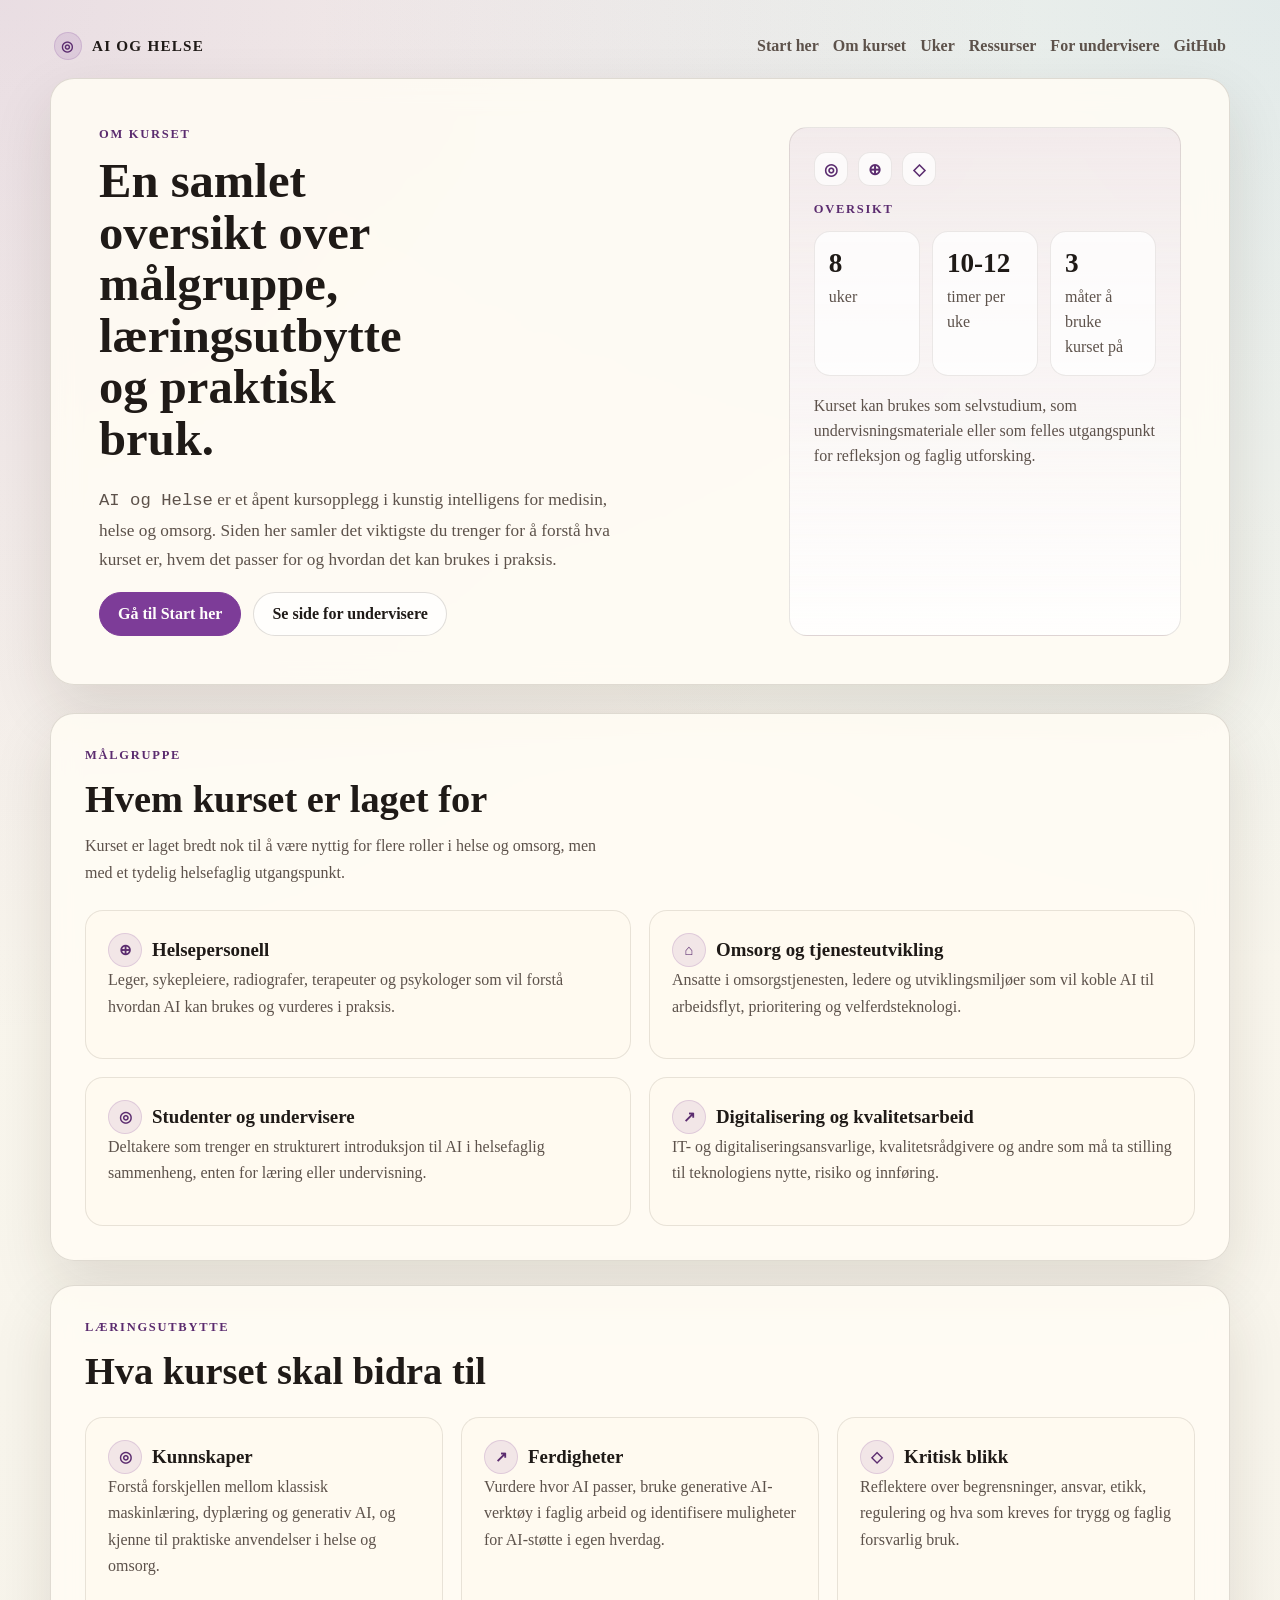
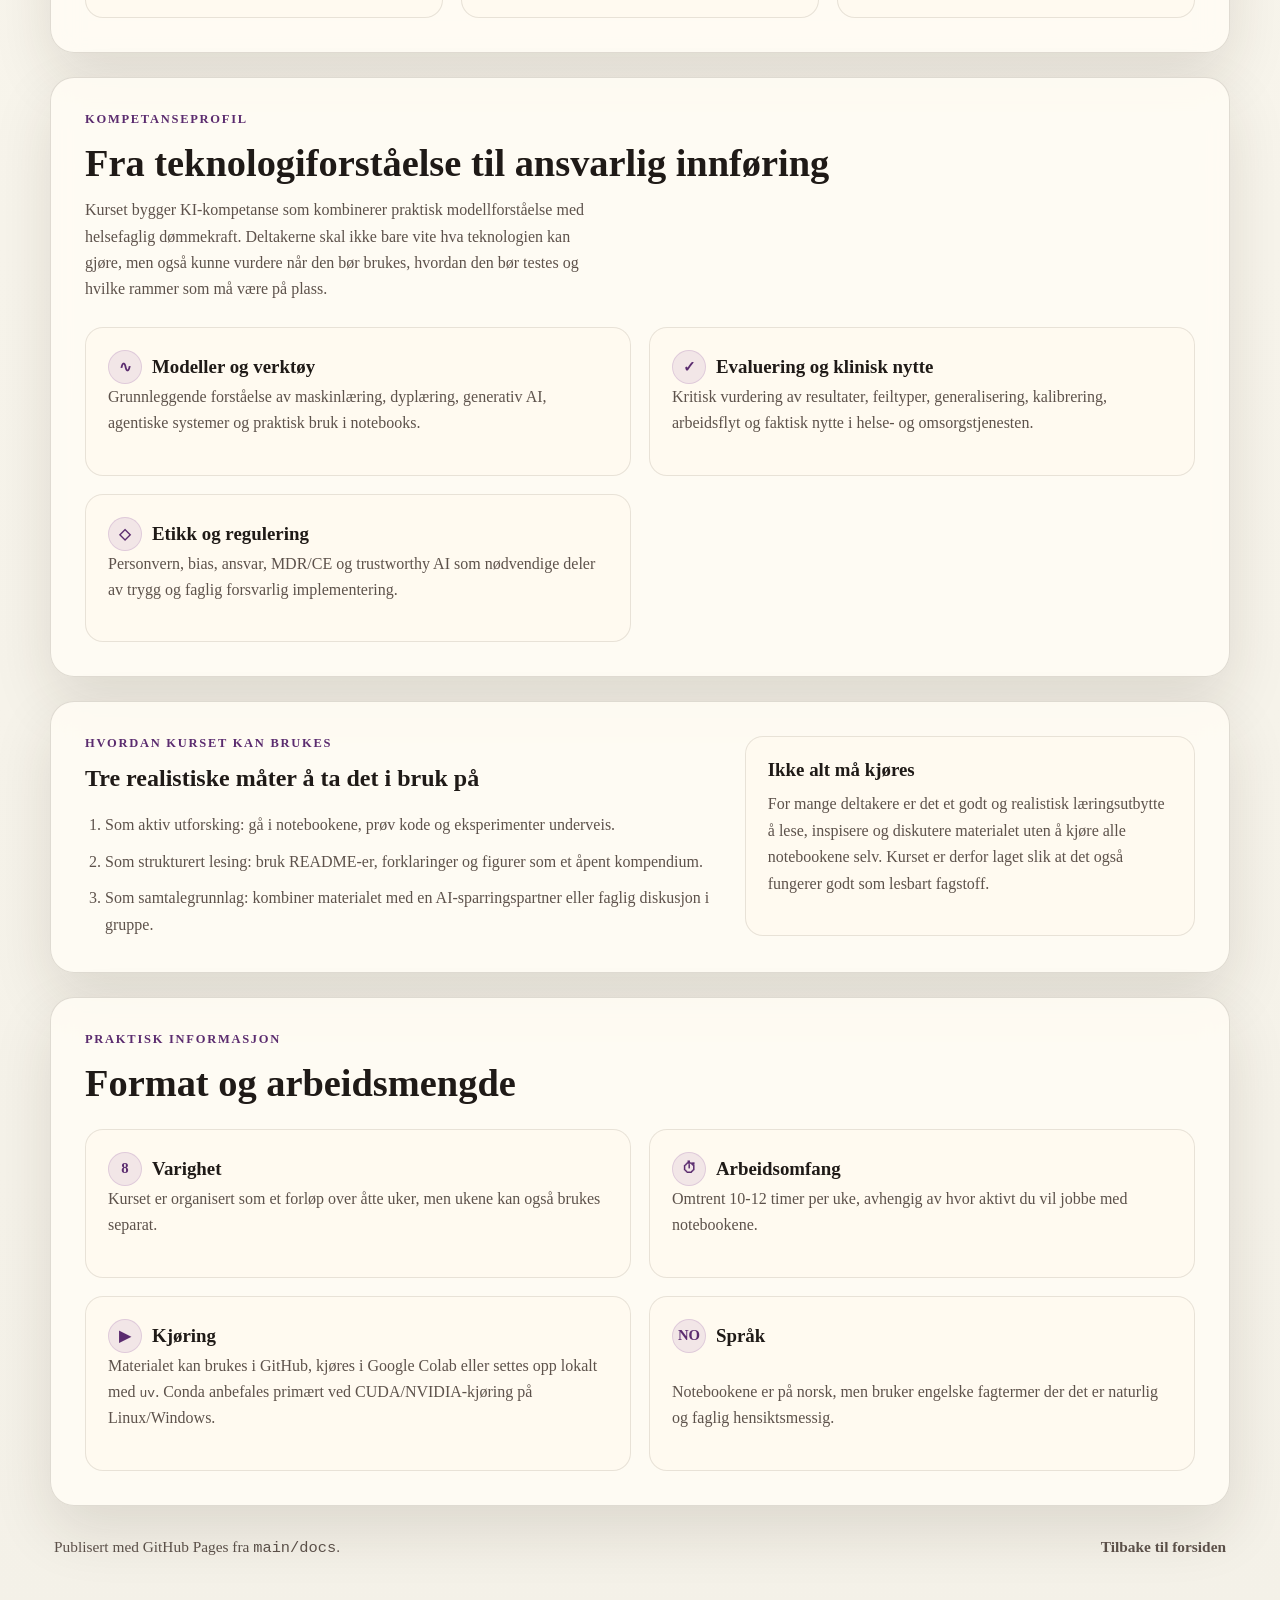
<file: docs/om-kurset.html>
<!DOCTYPE html>
<html lang="no">
  <head>
    <meta charset="UTF-8" />
    <meta name="viewport" content="width=device-width, initial-scale=1.0" />
    <title>Om kurset | AI og Helse</title>
    <meta
      name="description"
      content="Oversiktsside for AI og Helse med målgruppe, læringsutbytte, praktisk bruk og hvordan kurset kan tas i bruk."
    />
    <link rel="stylesheet" href="./styles.css" />
  </head>
  <body>
    <div class="page-shell">
      <nav class="topbar" aria-label="Hovednavigasjon">
        <a class="brandmark" href="./index.html">
          <span class="brand-icon" aria-hidden="true">◎</span>
          <span>AI og Helse</span>
        </a>
        <div class="topbar-links">
          <a href="./index.html#start">Start her</a>
          <a href="./om-kurset.html">Om kurset</a>
          <a href="./index.html#weeks">Uker</a>
          <a href="./ressurser.html">Ressurser</a>
          <a href="./for-undervisere.html">For undervisere</a>
          <a href="https://github.com/arvidl/AI-og-helse">GitHub</a>
        </div>
      </nav>

      <header class="hero">
        <div class="hero-copy">
          <p class="eyebrow">Om kurset</p>
          <h1>En samlet oversikt over målgruppe, læringsutbytte og praktisk bruk.</h1>
          <p class="hero-text">
            <code>AI og Helse</code> er et åpent kursopplegg i kunstig intelligens for
            medisin, helse og omsorg. Siden her samler det viktigste du trenger
            for å forstå hva kurset er, hvem det passer for og hvordan det kan
            brukes i praksis.
          </p>
          <div class="hero-actions">
            <a class="button button-primary" href="./index.html#start">Gå til Start her</a>
            <a class="button" href="./for-undervisere.html">Se side for undervisere</a>
          </div>
        </div>

        <aside class="hero-panel" aria-label="Kursoverblikk">
          <div class="panel-ornament" aria-hidden="true">
            <span>◎</span>
            <span>⊕</span>
            <span>◇</span>
          </div>
          <p class="eyebrow">Oversikt</p>
          <div class="hero-metrics">
            <article>
              <strong>8</strong>
              <span>uker</span>
            </article>
            <article>
              <strong>10-12</strong>
              <span>timer per uke</span>
            </article>
            <article>
              <strong>3</strong>
              <span>måter å bruke kurset på</span>
            </article>
          </div>
          <p class="hero-note">
            Kurset kan brukes som selvstudium, som undervisningsmateriale eller
            som felles utgangspunkt for refleksjon og faglig utforsking.
          </p>
        </aside>
      </header>

      <main>
        <section class="panel">
          <div class="section-heading">
            <p class="section-label">Målgruppe</p>
            <h2>Hvem kurset er laget for</h2>
            <p class="section-text">
              Kurset er laget bredt nok til å være nyttig for flere roller i
              helse og omsorg, men med et tydelig helsefaglig utgangspunkt.
            </p>
          </div>
          <div class="card-grid">
            <article class="card">
              <div class="card-heading">
                <span class="card-symbol" aria-hidden="true">⊕</span>
                <h3>Helsepersonell</h3>
              </div>
              <p>Leger, sykepleiere, radiografer, terapeuter og psykologer som vil forstå hvordan AI kan brukes og vurderes i praksis.</p>
            </article>
            <article class="card">
              <div class="card-heading">
                <span class="card-symbol" aria-hidden="true">⌂</span>
                <h3>Omsorg og tjenesteutvikling</h3>
              </div>
              <p>Ansatte i omsorgstjenesten, ledere og utviklingsmiljøer som vil koble AI til arbeidsflyt, prioritering og velferdsteknologi.</p>
            </article>
            <article class="card">
              <div class="card-heading">
                <span class="card-symbol" aria-hidden="true">◎</span>
                <h3>Studenter og undervisere</h3>
              </div>
              <p>Deltakere som trenger en strukturert introduksjon til AI i helsefaglig sammenheng, enten for læring eller undervisning.</p>
            </article>
            <article class="card">
              <div class="card-heading">
                <span class="card-symbol" aria-hidden="true">↗</span>
                <h3>Digitalisering og kvalitetsarbeid</h3>
              </div>
              <p>IT- og digitaliseringsansvarlige, kvalitetsrådgivere og andre som må ta stilling til teknologiens nytte, risiko og innføring.</p>
            </article>
          </div>
        </section>

        <section class="panel">
          <div class="section-heading">
            <p class="section-label">Læringsutbytte</p>
            <h2>Hva kurset skal bidra til</h2>
          </div>
          <div class="summary-grid">
            <article class="summary-card">
              <div class="card-heading">
                <span class="card-symbol" aria-hidden="true">◎</span>
                <h3>Kunnskaper</h3>
              </div>
              <p>Forstå forskjellen mellom klassisk maskinlæring, dyplæring og generativ AI, og kjenne til praktiske anvendelser i helse og omsorg.</p>
            </article>
            <article class="summary-card">
              <div class="card-heading">
                <span class="card-symbol" aria-hidden="true">↗</span>
                <h3>Ferdigheter</h3>
              </div>
              <p>Vurdere hvor AI passer, bruke generative AI-verktøy i faglig arbeid og identifisere muligheter for AI-støtte i egen hverdag.</p>
            </article>
            <article class="summary-card">
              <div class="card-heading">
                <span class="card-symbol" aria-hidden="true">◇</span>
                <h3>Kritisk blikk</h3>
              </div>
              <p>Reflektere over begrensninger, ansvar, etikk, regulering og hva som kreves for trygg og faglig forsvarlig bruk.</p>
            </article>
          </div>
        </section>

        <section class="panel">
          <div class="section-heading">
            <p class="section-label">Kompetanseprofil</p>
            <h2>Fra teknologiforståelse til ansvarlig innføring</h2>
            <p class="section-text">
              Kurset bygger KI-kompetanse som kombinerer praktisk modellforståelse
              med helsefaglig dømmekraft. Deltakerne skal ikke bare vite hva
              teknologien kan gjøre, men også kunne vurdere når den bør brukes,
              hvordan den bør testes og hvilke rammer som må være på plass.
            </p>
          </div>
          <div class="card-grid">
            <article class="card">
              <div class="card-heading">
                <span class="card-symbol" aria-hidden="true">∿</span>
                <h3>Modeller og verktøy</h3>
              </div>
              <p>Grunnleggende forståelse av maskinlæring, dyplæring, generativ AI, agentiske systemer og praktisk bruk i notebooks.</p>
            </article>
            <article class="card">
              <div class="card-heading">
                <span class="card-symbol" aria-hidden="true">✓</span>
                <h3>Evaluering og klinisk nytte</h3>
              </div>
              <p>Kritisk vurdering av resultater, feiltyper, generalisering, kalibrering, arbeidsflyt og faktisk nytte i helse- og omsorgstjenesten.</p>
            </article>
            <article class="card">
              <div class="card-heading">
                <span class="card-symbol" aria-hidden="true">◇</span>
                <h3>Etikk og regulering</h3>
              </div>
              <p>Personvern, bias, ansvar, MDR/CE og trustworthy AI som nødvendige deler av trygg og faglig forsvarlig implementering.</p>
            </article>
          </div>
        </section>

        <section class="panel split-panel">
          <div>
            <p class="section-label">Hvordan kurset kan brukes</p>
            <h2>Tre realistiske måter å ta det i bruk på</h2>
            <ol class="steps">
              <li>Som aktiv utforsking: gå i notebookene, prøv kode og eksperimenter underveis.</li>
              <li>Som strukturert lesing: bruk README-er, forklaringer og figurer som et åpent kompendium.</li>
              <li>Som samtalegrunnlag: kombiner materialet med en AI-sparringspartner eller faglig diskusjon i gruppe.</li>
            </ol>
          </div>
          <div class="callout">
            <h3>Ikke alt må kjøres</h3>
            <p>
              For mange deltakere er det et godt og realistisk læringsutbytte å
              lese, inspisere og diskutere materialet uten å kjøre alle
              notebookene selv. Kurset er derfor laget slik at det også fungerer
              godt som lesbart fagstoff.
            </p>
          </div>
        </section>

        <section class="panel">
          <div class="section-heading">
            <p class="section-label">Praktisk informasjon</p>
            <h2>Format og arbeidsmengde</h2>
          </div>
          <div class="card-grid">
            <article class="card">
              <div class="card-heading">
                <span class="card-symbol" aria-hidden="true">8</span>
                <h3>Varighet</h3>
              </div>
              <p>Kurset er organisert som et forløp over åtte uker, men ukene kan også brukes separat.</p>
            </article>
            <article class="card">
              <div class="card-heading">
                <span class="card-symbol" aria-hidden="true">⏱</span>
                <h3>Arbeidsomfang</h3>
              </div>
              <p>Omtrent 10-12 timer per uke, avhengig av hvor aktivt du vil jobbe med notebookene.</p>
            </article>
            <article class="card">
              <div class="card-heading">
                <span class="card-symbol" aria-hidden="true">▶</span>
                <h3>Kjøring</h3>
              </div>
              <p>Materialet kan brukes i GitHub, kjøres i Google Colab eller settes opp lokalt med <code>uv</code>. Conda anbefales primært ved CUDA/NVIDIA-kjøring på Linux/Windows.</p>
            </article>
            <article class="card">
              <div class="card-heading">
                <span class="card-symbol" aria-hidden="true">NO</span>
                <h3>Språk</h3>
              </div>
              <p>Notebookene er på norsk, men bruker engelske fagtermer der det er naturlig og faglig hensiktsmessig.</p>
            </article>
          </div>
        </section>
      </main>

      <footer class="site-footer">
        <p>Publisert med GitHub Pages fra <code>main/docs</code>.</p>
        <a href="./index.html">Tilbake til forsiden</a>
      </footer>
    </div>
  </body>
</html>
</file>
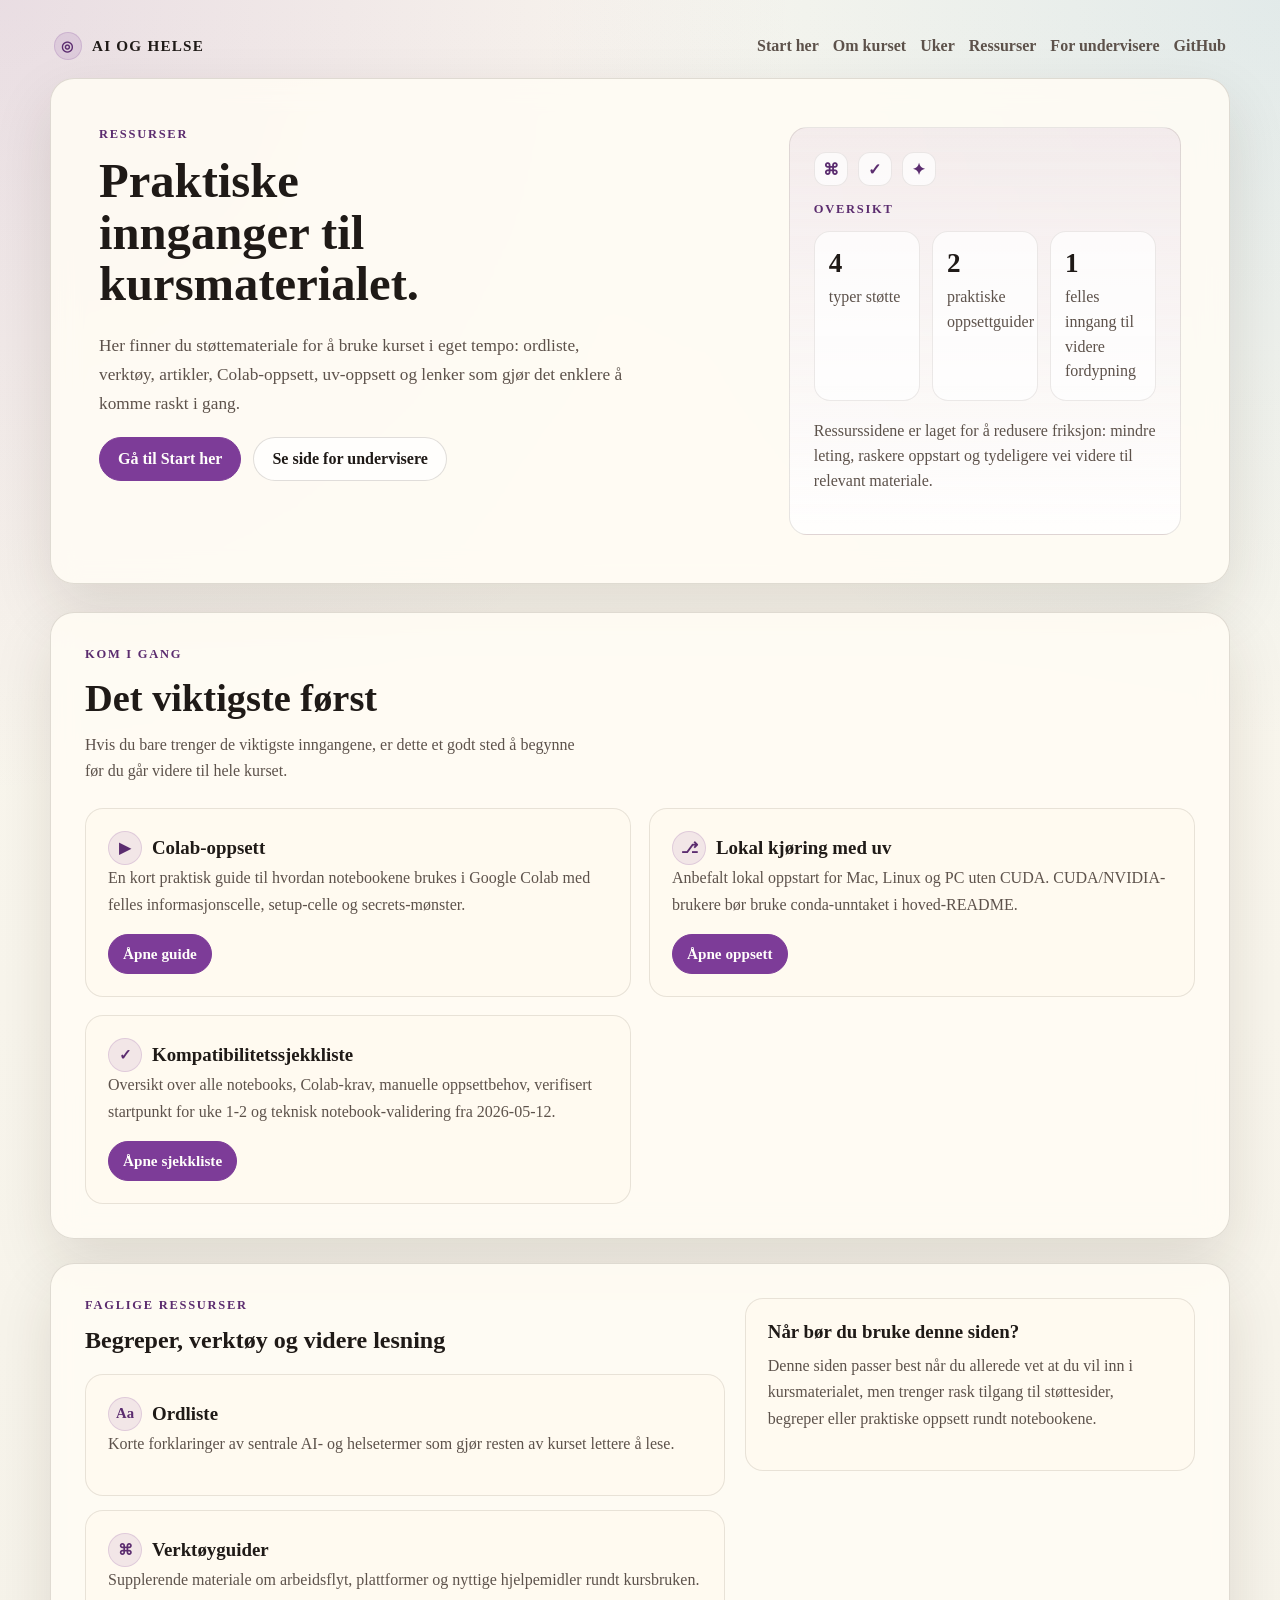
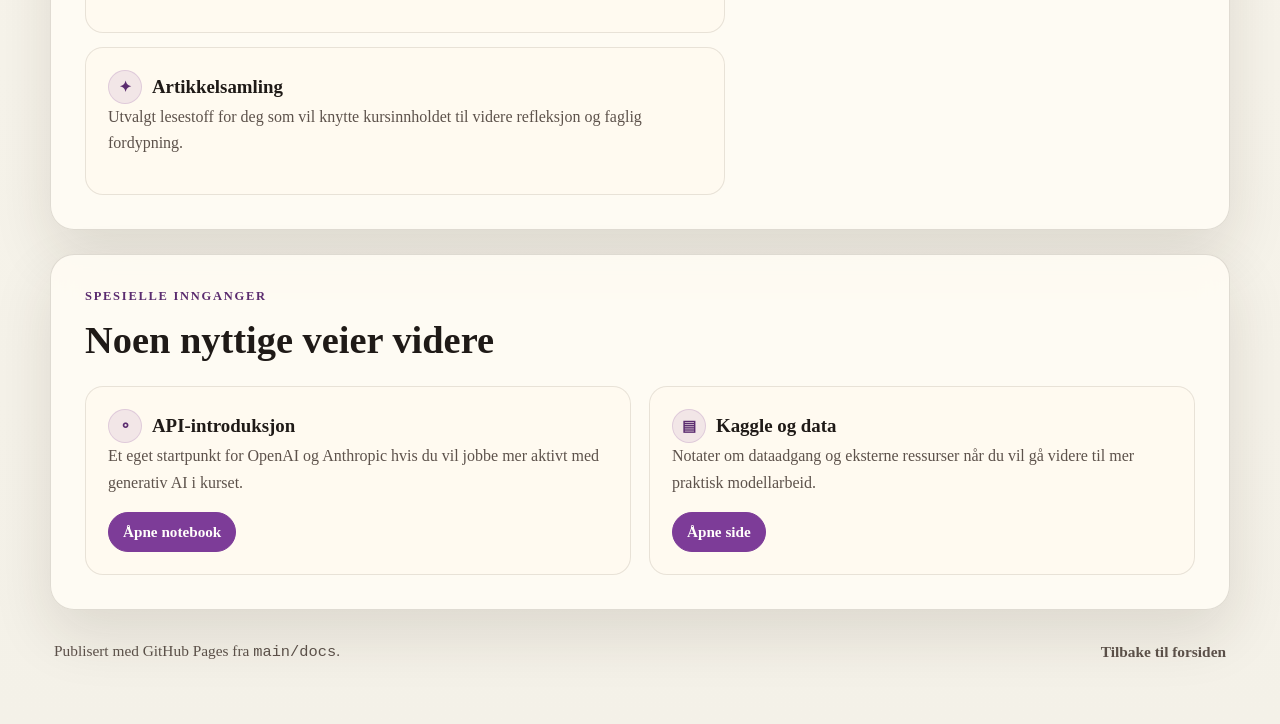
<file: docs/ressurser.html>
<!DOCTYPE html>
<html lang="no">
  <head>
    <meta charset="UTF-8" />
    <meta name="viewport" content="width=device-width, initial-scale=1.0" />
    <title>Ressurser | AI og Helse</title>
    <meta
      name="description"
      content="Ressursside for AI og Helse med ordliste, verktøy, artikler, Colab-oppsett, uv-oppsett og praktiske lenker for bruk av kurset."
    />
    <link rel="stylesheet" href="./styles.css" />
  </head>
  <body>
    <div class="page-shell">
      <nav class="topbar" aria-label="Hovednavigasjon">
        <a class="brandmark" href="./index.html">
          <span class="brand-icon" aria-hidden="true">◎</span>
          <span>AI og Helse</span>
        </a>
        <div class="topbar-links">
          <a href="./index.html#start">Start her</a>
          <a href="./om-kurset.html">Om kurset</a>
          <a href="./index.html#weeks">Uker</a>
          <a href="./ressurser.html">Ressurser</a>
          <a href="./for-undervisere.html">For undervisere</a>
          <a href="https://github.com/arvidl/AI-og-helse">GitHub</a>
        </div>
      </nav>

      <header class="hero">
        <div class="hero-copy">
          <p class="eyebrow">Ressurser</p>
          <h1>Praktiske innganger til kursmaterialet.</h1>
          <p class="hero-text">
            Her finner du støttemateriale for å bruke kurset i eget tempo:
            ordliste, verktøy, artikler, Colab-oppsett, uv-oppsett og lenker som gjør det
            enklere å komme raskt i gang.
          </p>
          <div class="hero-actions">
            <a class="button button-primary" href="./index.html#start">Gå til Start her</a>
            <a class="button" href="./for-undervisere.html">Se side for undervisere</a>
          </div>
        </div>

        <aside class="hero-panel" aria-label="Ressursoverblikk">
          <div class="panel-ornament" aria-hidden="true">
            <span>⌘</span>
            <span>✓</span>
            <span>✦</span>
          </div>
          <p class="eyebrow">Oversikt</p>
          <div class="hero-metrics">
            <article>
              <strong>4</strong>
              <span>typer støtte</span>
            </article>
            <article>
              <strong>2</strong>
              <span>praktiske oppsettguider</span>
            </article>
            <article>
              <strong>1</strong>
              <span>felles inngang til videre fordypning</span>
            </article>
          </div>
          <p class="hero-note">
            Ressurssidene er laget for å redusere friksjon: mindre leting,
            raskere oppstart og tydeligere vei videre til relevant materiale.
          </p>
        </aside>
      </header>

      <main>
        <section class="panel">
          <div class="section-heading">
            <p class="section-label">Kom i gang</p>
            <h2>Det viktigste først</h2>
            <p class="section-text">
              Hvis du bare trenger de viktigste inngangene, er dette et godt
              sted å begynne før du går videre til hele kurset.
            </p>
          </div>
          <div class="card-grid">
            <article class="card">
              <div class="card-heading">
                <span class="card-symbol" aria-hidden="true">▶</span>
                <h3>Colab-oppsett</h3>
              </div>
              <p>En kort praktisk guide til hvordan notebookene brukes i Google Colab med felles informasjonscelle, setup-celle og secrets-mønster.</p>
              <div class="card-actions">
                <a class="button button-small button-primary" href="https://github.com/arvidl/AI-og-helse/blob/main/COLAB_SETUP.md">Åpne guide</a>
              </div>
            </article>
            <article class="card">
              <div class="card-heading">
                <span class="card-symbol" aria-hidden="true">⎇</span>
                <h3>Lokal kjøring med uv</h3>
              </div>
              <p>Anbefalt lokal oppstart for Mac, Linux og PC uten CUDA. CUDA/NVIDIA-brukere bør bruke conda-unntaket i hoved-README.</p>
              <div class="card-actions">
                <a class="button button-small button-primary" href="https://github.com/arvidl/AI-og-helse/blob/main/README.md#for-lokal-utvikling---uv-anbefalt-for-maclinuxpc-uten-cuda">Åpne oppsett</a>
              </div>
            </article>
            <article class="card">
              <div class="card-heading">
                <span class="card-symbol" aria-hidden="true">✓</span>
                <h3>Kompatibilitetssjekkliste</h3>
              </div>
              <p>Oversikt over alle notebooks, Colab-krav, manuelle oppsettbehov, verifisert startpunkt for uke 1-2 og teknisk notebook-validering fra 2026-05-12.</p>
              <div class="card-actions">
                <a class="button button-small button-primary" href="https://github.com/arvidl/AI-og-helse/blob/main/COLAB_COMPATIBILITY_CHECKLIST.md">Åpne sjekkliste</a>
              </div>
            </article>
          </div>
        </section>

        <section class="panel split-panel">
          <div>
            <p class="section-label">Faglige ressurser</p>
            <h2>Begreper, verktøy og videre lesning</h2>
            <div class="link-list">
              <a class="card" href="https://github.com/arvidl/AI-og-helse/blob/main/ressurser/ordliste.md">
                <div class="card-heading">
                  <span class="card-symbol" aria-hidden="true">Aa</span>
                  <h3>Ordliste</h3>
                </div>
                <p>Korte forklaringer av sentrale AI- og helsetermer som gjør resten av kurset lettere å lese.</p>
              </a>
              <a class="card" href="https://github.com/arvidl/AI-og-helse/tree/main/ressurser/verktoy">
                <div class="card-heading">
                  <span class="card-symbol" aria-hidden="true">⌘</span>
                  <h3>Verktøyguider</h3>
                </div>
                <p>Supplerende materiale om arbeidsflyt, plattformer og nyttige hjelpemidler rundt kursbruken.</p>
              </a>
              <a class="card" href="https://github.com/arvidl/AI-og-helse/tree/main/ressurser/artikler">
                <div class="card-heading">
                  <span class="card-symbol" aria-hidden="true">✦</span>
                  <h3>Artikkelsamling</h3>
                </div>
                <p>Utvalgt lesestoff for deg som vil knytte kursinnholdet til videre refleksjon og faglig fordypning.</p>
              </a>
            </div>
          </div>
          <div class="callout">
            <h3>Når bør du bruke denne siden?</h3>
            <p>
              Denne siden passer best når du allerede vet at du vil inn i
              kursmaterialet, men trenger rask tilgang til støttesider, begreper
              eller praktiske oppsett rundt notebookene.
            </p>
          </div>
        </section>

        <section class="panel">
          <div class="section-heading">
            <p class="section-label">Spesielle innganger</p>
            <h2>Noen nyttige veier videre</h2>
          </div>
          <div class="card-grid">
            <article class="card">
              <div class="card-heading">
                <span class="card-symbol" aria-hidden="true">⚬</span>
                <h3>API-introduksjon</h3>
              </div>
              <p>Et eget startpunkt for OpenAI og Anthropic hvis du vil jobbe mer aktivt med generativ AI i kurset.</p>
              <div class="card-actions">
                <a class="button button-small button-primary" href="https://github.com/arvidl/AI-og-helse/blob/main/intro_openai_anthropic.ipynb">Åpne notebook</a>
              </div>
            </article>
            <article class="card">
              <div class="card-heading">
                <span class="card-symbol" aria-hidden="true">▤</span>
                <h3>Kaggle og data</h3>
              </div>
              <p>Notater om dataadgang og eksterne ressurser når du vil gå videre til mer praktisk modellarbeid.</p>
              <div class="card-actions">
                <a class="button button-small button-primary" href="https://github.com/arvidl/AI-og-helse/blob/main/kaggle_data_tilgang.md">Åpne side</a>
              </div>
            </article>
          </div>
        </section>
      </main>

      <footer class="site-footer">
        <p>Publisert med GitHub Pages fra <code>main/docs</code>.</p>
        <a href="./index.html">Tilbake til forsiden</a>
      </footer>
    </div>
  </body>
</html>
</file>
<file: docs/styles.css>
:root {
  color-scheme: light;
  --bg: #f4f1e8;
  --panel: rgba(255, 252, 244, 0.88);
  --panel-strong: #fffaf0;
  --text: #1f1a17;
  --muted: #5d524b;
  --line: rgba(67, 51, 38, 0.16);
  --accent: #7d3c98;
  --accent-strong: #5b2c6f;
  --shadow: 0 24px 60px rgba(50, 31, 14, 0.12);
  --radius-lg: 24px;
  --radius-md: 18px;
  --radius-sm: 999px;
  --max-width: 1180px;
}

* {
  box-sizing: border-box;
}

html {
  scroll-behavior: smooth;
}

body {
  margin: 0;
  font-family: "Iowan Old Style", "Palatino Linotype", "Book Antiqua", serif;
  background:
    radial-gradient(circle at top left, rgba(125, 60, 152, 0.14), transparent 30%),
    radial-gradient(circle at top right, rgba(46, 134, 193, 0.12), transparent 28%),
    linear-gradient(180deg, #fbf8ef 0%, var(--bg) 100%);
  color: var(--text);
}

a {
  color: inherit;
}

.page-shell {
  width: min(calc(100% - 32px), var(--max-width));
  margin: 0 auto;
  padding: 32px 0 64px;
}

.topbar {
  display: flex;
  justify-content: space-between;
  align-items: center;
  gap: 16px;
  margin-bottom: 18px;
  padding: 0 4px;
}

.brandmark {
  display: inline-flex;
  align-items: center;
  gap: 10px;
  font-size: 0.95rem;
  font-weight: 700;
  letter-spacing: 0.08em;
  text-transform: uppercase;
  text-decoration: none;
}

.brand-icon,
.card-symbol,
.section-symbol {
  display: inline-flex;
  align-items: center;
  justify-content: center;
  border-radius: 50%;
  color: var(--accent-strong);
}

.brand-icon {
  width: 28px;
  height: 28px;
  background: rgba(125, 60, 152, 0.12);
  border: 1px solid rgba(125, 60, 152, 0.18);
  font-size: 0.88rem;
}

.topbar-links {
  display: flex;
  flex-wrap: wrap;
  gap: 14px;
}

.topbar-links a {
  color: var(--muted);
  text-decoration: none;
  font-weight: 700;
}

.hero,
.panel {
  backdrop-filter: blur(14px);
  background: var(--panel);
  border: 1px solid var(--line);
  border-radius: var(--radius-lg);
  box-shadow: var(--shadow);
}

.hero {
  display: grid;
  grid-template-columns: minmax(0, 1.35fr) minmax(280px, 0.8fr);
  gap: 28px;
  padding: 48px;
  margin-bottom: 28px;
}

.hero-copy,
.hero-panel {
  min-width: 0;
}

.eyebrow,
.section-label,
.card-kicker {
  text-transform: uppercase;
  letter-spacing: 0.14em;
  font-size: 0.78rem;
  font-weight: 700;
  color: var(--accent-strong);
  margin: 0 0 14px;
}

h1,
h2,
h3,
p,
ol {
  margin-top: 0;
}

h1 {
  max-width: 14ch;
  font-size: clamp(2.2rem, 3.8vw, 3.6rem);
  line-height: 1.06;
  margin-bottom: 20px;
  overflow-wrap: anywhere;
  word-break: normal;
  hyphens: auto;
}

.hero-text {
  max-width: 62ch;
  font-size: 1.08rem;
  line-height: 1.7;
  color: var(--muted);
  margin-bottom: 18px;
}

.hero-support {
  max-width: 58ch;
  color: var(--muted);
  line-height: 1.65;
  margin-bottom: 0;
}

.hero-panel {
  position: relative;
  align-self: stretch;
  background: linear-gradient(180deg, rgba(125, 60, 152, 0.08), rgba(255, 255, 255, 0.84));
  border: 1px solid rgba(67, 51, 38, 0.12);
  border-radius: var(--radius-md);
  padding: 24px;
}

.panel-ornament {
  display: flex;
  gap: 10px;
  margin-bottom: 16px;
}

.panel-ornament span {
  display: inline-flex;
  align-items: center;
  justify-content: center;
  width: 34px;
  height: 34px;
  border-radius: 12px;
  background: rgba(255, 255, 255, 0.72);
  border: 1px solid rgba(67, 51, 38, 0.1);
  color: var(--accent-strong);
  font-weight: 700;
}

.hero-metrics {
  display: grid;
  grid-template-columns: repeat(3, minmax(0, 1fr));
  gap: 12px;
  margin-bottom: 18px;
}

.hero-metrics article {
  background: rgba(255, 255, 255, 0.72);
  border: 1px solid rgba(67, 51, 38, 0.1);
  border-radius: 16px;
  padding: 16px 14px;
}

.hero-metrics strong {
  display: block;
  font-size: 1.7rem;
  margin-bottom: 6px;
}

.hero-metrics span,
.hero-note {
  color: var(--muted);
  line-height: 1.55;
}

.hero-strip {
  display: grid;
  grid-template-columns: repeat(3, minmax(0, 1fr));
  gap: 16px;
  margin-bottom: 24px;
}

.hero-strip article {
  background: rgba(255, 252, 244, 0.72);
  border: 1px solid var(--line);
  border-radius: var(--radius-md);
  padding: 18px 20px;
}

.hero-strip h2 {
  font-size: 1.05rem;
  margin-bottom: 8px;
}

.section-symbol {
  width: 34px;
  height: 34px;
  margin-bottom: 10px;
  background: rgba(255, 255, 255, 0.78);
  border: 1px solid rgba(67, 51, 38, 0.12);
  font-size: 0.95rem;
}

.hero-strip p {
  color: var(--muted);
  line-height: 1.6;
  margin-bottom: 0;
}

.hero-actions,
.card-actions {
  display: flex;
  flex-wrap: wrap;
  gap: 12px;
}

.button {
  display: inline-flex;
  align-items: center;
  justify-content: center;
  min-height: 44px;
  padding: 0 18px;
  border-radius: var(--radius-sm);
  border: 1px solid var(--line);
  background: rgba(255, 255, 255, 0.72);
  text-decoration: none;
  font-weight: 700;
  transition: transform 140ms ease, background 140ms ease, border-color 140ms ease;
}

.button:hover,
.button:focus-visible {
  transform: translateY(-1px);
  background: #ffffff;
  border-color: rgba(67, 51, 38, 0.28);
}

.button-primary {
  background: var(--accent);
  border-color: var(--accent);
  color: #fffefb;
}

.button-primary:hover,
.button-primary:focus-visible {
  background: var(--accent-strong);
  border-color: var(--accent-strong);
}

.button-small {
  min-height: 40px;
  padding: 0 14px;
  font-size: 0.95rem;
}

.panel {
  padding: 34px;
  margin-bottom: 24px;
}

.section-heading {
  margin-bottom: 24px;
}

.section-heading h2 {
  font-size: clamp(1.7rem, 3vw, 2.4rem);
  margin-bottom: 0;
}

.section-text {
  max-width: 64ch;
  color: var(--muted);
  line-height: 1.65;
  margin-top: 12px;
  margin-bottom: 0;
}

.filter-tools {
  display: grid;
  grid-template-columns: minmax(260px, 420px) 1fr;
  gap: 16px;
  align-items: end;
  margin-bottom: 14px;
}

.search-field {
  display: grid;
  gap: 8px;
}

.search-label {
  font-size: 0.86rem;
  font-weight: 700;
  color: var(--muted);
}

.search-field input {
  min-height: 44px;
  width: 100%;
  padding: 0 14px;
  border-radius: 16px;
  border: 1px solid rgba(67, 51, 38, 0.14);
  background: rgba(255, 255, 255, 0.78);
  color: var(--text);
  font: inherit;
}

.search-field input:focus {
  outline: 2px solid rgba(125, 60, 152, 0.18);
  outline-offset: 2px;
  border-color: rgba(125, 60, 152, 0.24);
}

.filter-summary,
.filter-empty {
  color: var(--muted);
  line-height: 1.6;
  margin-bottom: 0;
}

.filter-bar {
  display: flex;
  flex-wrap: wrap;
  gap: 10px;
  margin-bottom: 18px;
}

.filter-chip {
  min-height: 36px;
  padding: 0 14px;
  border-radius: var(--radius-sm);
  border: 1px solid rgba(67, 51, 38, 0.14);
  background: rgba(255, 255, 255, 0.72);
  color: var(--muted);
  font: inherit;
  font-size: 0.92rem;
  font-weight: 700;
  cursor: pointer;
  transition: transform 140ms ease, background 140ms ease, border-color 140ms ease;
}

.filter-chip:hover,
.filter-chip:focus-visible {
  transform: translateY(-1px);
  background: #ffffff;
  border-color: rgba(67, 51, 38, 0.24);
}

.filter-chip.is-active {
  background: rgba(125, 60, 152, 0.12);
  color: var(--accent-strong);
  border-color: rgba(125, 60, 152, 0.22);
}

.filter-chip-secondary {
  margin-left: auto;
}

.start-grid {
  display: grid;
  grid-template-columns: repeat(2, minmax(0, 1fr));
  gap: 18px;
}

.journey-card {
  background: linear-gradient(180deg, rgba(255, 255, 255, 0.86), rgba(255, 250, 240, 0.94));
  border: 1px solid rgba(67, 51, 38, 0.12);
  border-radius: var(--radius-md);
  padding: 24px;
}

.journey-card h3 {
  font-size: 1.18rem;
  margin-bottom: 12px;
}

.presentation-panel {
  align-items: center;
}

.presentation-note {
  margin-top: 16px;
  margin-bottom: 0;
  color: var(--muted);
  line-height: 1.65;
}

.presentation-note-resources {
  max-width: 64ch;
}

.presentation-resource-link {
  color: var(--accent-strong);
  font-weight: 700;
  text-decoration: underline;
  text-decoration-color: rgba(125, 60, 152, 0.4);
}

.presentation-resource-link:hover,
.presentation-resource-link:focus-visible {
  color: var(--accent);
}

.presentation-resource-source {
  display: block;
  margin-top: 6px;
  font-size: 0.88rem;
  color: var(--muted);
}

.presentation-podcast {
  margin-top: 16px;
  max-width: min(100%, 440px);
}

.presentation-podcast-label {
  margin: 0 0 8px;
  font-size: 0.86rem;
  font-weight: 700;
  letter-spacing: 0.06em;
  text-transform: uppercase;
  color: var(--accent-strong);
}

.presentation-audio {
  display: block;
  width: 100%;
  vertical-align: middle;
}

.presentation-qr-card {
  display: grid;
  justify-items: center;
  text-align: center;
  gap: 10px;
  background: linear-gradient(180deg, rgba(255, 255, 255, 0.94), rgba(255, 250, 240, 0.98));
  border: 1px solid rgba(67, 51, 38, 0.12);
  border-radius: var(--radius-md);
  padding: 22px;
}

.presentation-qr {
  width: min(100%, 280px);
  aspect-ratio: 1;
  object-fit: contain;
  border-radius: 18px;
  background: #fff;
  border: 1px solid rgba(67, 51, 38, 0.12);
  padding: 10px;
}

.presentation-qr-card p {
  margin-bottom: 0;
}

.presentation-qr-card p:last-child {
  color: var(--muted);
  line-height: 1.6;
}

.path-list p {
  color: var(--muted);
  line-height: 1.65;
  margin-bottom: 12px;
}

.path-list p:last-child {
  margin-bottom: 0;
}

.summary-grid,
.card-grid {
  display: grid;
  gap: 18px;
}

.summary-grid {
  grid-template-columns: repeat(3, minmax(0, 1fr));
}

.card-grid {
  grid-template-columns: repeat(2, minmax(0, 1fr));
}

.compact-grid {
  grid-template-columns: repeat(4, minmax(0, 1fr));
}

.summary-card,
.card,
.callout {
  background: var(--panel-strong);
  border: 1px solid rgba(67, 51, 38, 0.12);
  border-radius: var(--radius-md);
  padding: 22px;
}

.summary-card h3,
.card h3,
.callout h3 {
  font-size: 1.18rem;
  margin-bottom: 10px;
}

.card-heading {
  display: flex;
  align-items: center;
  gap: 10px;
}

.card-heading h3 {
  margin-bottom: 0;
}

.card-symbol {
  min-width: 34px;
  width: 34px;
  height: 34px;
  background: rgba(125, 60, 152, 0.1);
  border: 1px solid rgba(125, 60, 152, 0.16);
  font-size: 0.92rem;
  font-weight: 700;
}

.tag-row {
  display: flex;
  flex-wrap: wrap;
  gap: 8px;
  margin-bottom: 10px;
}

.tag {
  display: inline-flex;
  align-items: center;
  min-height: 28px;
  padding: 0 10px;
  border-radius: var(--radius-sm);
  background: rgba(125, 60, 152, 0.1);
  border: 1px solid rgba(125, 60, 152, 0.16);
  color: var(--accent-strong);
  font-size: 0.82rem;
  font-weight: 700;
}

.card-focus {
  font-size: 0.92rem;
  font-weight: 700;
  color: var(--accent-strong);
  margin-bottom: 10px;
}

.card {
  display: flex;
  flex-direction: column;
  justify-content: space-between;
  min-height: 100%;
  transition: transform 140ms ease, box-shadow 140ms ease, border-color 140ms ease;
}

.card:hover {
  transform: translateY(-2px);
  box-shadow: 0 18px 36px rgba(50, 31, 14, 0.08);
  border-color: rgba(67, 51, 38, 0.2);
}

.summary-card p,
.card p,
.callout p,
.steps li {
  color: var(--muted);
  line-height: 1.65;
}

.split-panel {
  display: grid;
  grid-template-columns: 1.35fr 0.95fr;
  gap: 20px;
  align-items: start;
}

.steps {
  padding-left: 20px;
  margin-bottom: 0;
}

.steps li + li {
  margin-top: 10px;
}

.site-footer {
  display: flex;
  justify-content: space-between;
  align-items: center;
  gap: 16px;
  padding: 8px 4px 0;
}

.site-footer p,
.site-footer a {
  color: var(--muted);
  font-size: 0.96rem;
  margin-bottom: 0;
}

.site-footer a {
  text-decoration: none;
  font-weight: 700;
}

.link-list {
  display: grid;
  gap: 14px;
}

.link-list a {
  text-decoration: none;
}

@media (max-width: 980px) {
  .hero,
  .filter-tools,
  .start-grid,
  .summary-grid,
  .hero-strip,
  .compact-grid,
  .card-grid,
  .split-panel {
    grid-template-columns: 1fr;
  }

  .hero,
  .panel {
    padding: 24px;
  }

  .site-footer {
    flex-direction: column;
    align-items: flex-start;
  }
}

@media (max-width: 640px) {
  .page-shell {
    width: min(calc(100% - 20px), var(--max-width));
    padding-top: 18px;
  }

  h1 {
    max-width: none;
  }

  .hero-metrics {
    grid-template-columns: 1fr;
  }

  .topbar {
    flex-direction: column;
    align-items: flex-start;
    padding: 0;
  }

  .topbar-links {
    gap: 10px;
  }
}
</file>
